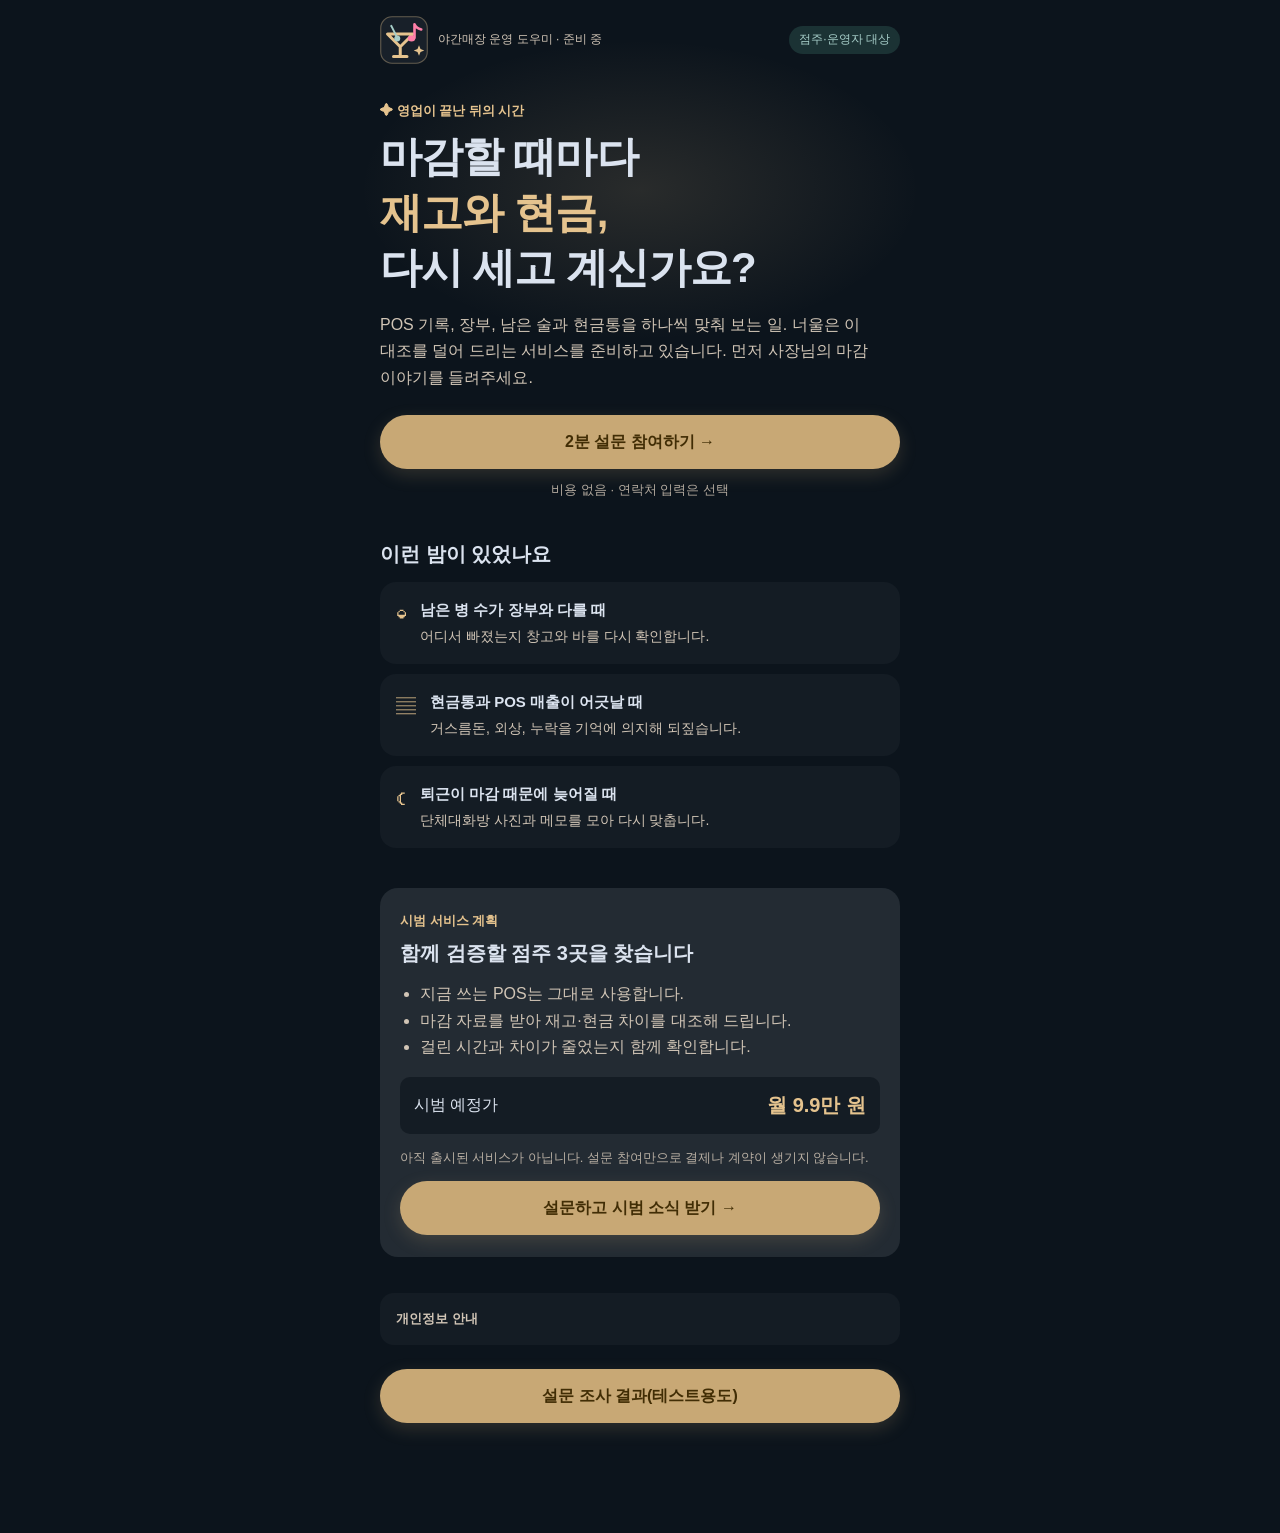
<file: index.html>
<!doctype html>
<html lang="ko">
<head>
  <meta charset="utf-8">
  <meta name="viewport" content="width=device-width, initial-scale=1, viewport-fit=cover">
  <title>너울 | 야간매장 재고·현금 마감 설문</title>
  <meta name="description" content="마감 때마다 재고와 현금을 다시 세는 점주를 위한 2분 설문. 너울이 시범 서비스를 준비합니다.">
  <meta name="theme-color" content="#0c141c">
  <meta property="og:title" content="마감할 때마다 재고와 현금, 다시 세고 계신가요?">
  <meta property="og:description" content="야간매장 점주·운영자를 위한 2분 설문">
  <link rel="icon" href="logo.svg" type="image/svg+xml">
  <link rel="stylesheet" href="styles.css?v=8">
</head>
<body>
  <header class="top">
    <div class="brand">
      <img src="logo.svg" alt="너울 로고" width="48" height="48">
      <span>야간매장 운영 도우미 · 준비 중</span>
    </div>
    <span class="badge">점주·운영자 대상</span>
  </header>

  <main>
    <div id="landing">
      <section class="hero">
        <p class="eyebrow">✦ 영업이 끝난 뒤의 시간</p>
        <h1>마감할 때마다<br><em>재고와 현금,</em><br>다시 세고 계신가요?</h1>
        <p class="lead">POS 기록, 장부, 남은 술과 현금통을 하나씩 맞춰 보는 일. 너울은 이 대조를 덜어 드리는 서비스를 준비하고 있습니다. 먼저 사장님의 마감 이야기를 들려주세요.</p>
        <button type="button" class="cta" data-cta="hero">2분 설문 참여하기 →</button>
        <p class="hint">비용 없음 · 연락처 입력은 선택</p>
      </section>

      <section aria-labelledby="pain-title">
        <h2 id="pain-title">이런 밤이 있었나요</h2>
        <ul class="cards">
          <li><span aria-hidden="true">◒</span><div><h3>남은 병 수가 장부와 다를 때</h3><p>어디서 빠졌는지 창고와 바를 다시 확인합니다.</p></div></li>
          <li><span aria-hidden="true">▤</span><div><h3>현금통과 POS 매출이 어긋날 때</h3><p>거스름돈, 외상, 누락을 기억에 의지해 되짚습니다.</p></div></li>
          <li><span aria-hidden="true">☾</span><div><h3>퇴근이 마감 때문에 늦어질 때</h3><p>단체대화방 사진과 메모를 모아 다시 맞춥니다.</p></div></li>
        </ul>
      </section>

      <section class="pilot" aria-labelledby="pilot-title">
        <p class="eyebrow">시범 서비스 계획</p>
        <h2 id="pilot-title">함께 검증할 점주 3곳을 찾습니다</h2>
        <ul>
          <li>지금 쓰는 POS는 그대로 사용합니다.</li>
          <li>마감 자료를 받아 재고·현금 차이를 대조해 드립니다.</li>
          <li>걸린 시간과 차이가 줄었는지 함께 확인합니다.</li>
        </ul>
        <p class="price">시범 예정가 <strong>월 9.9만 원</strong></p>
        <p class="note">아직 출시된 서비스가 아닙니다. 설문 참여만으로 결제나 계약이 생기지 않습니다.</p>
        <button type="button" class="cta" data-cta="bottom">설문하고 시범 소식 받기 →</button>
      </section>
    </div>

    <section id="survey" hidden aria-labelledby="survey-title">
      <button type="button" class="link" id="back-home">← 소개로 돌아가기</button>
      <h2 id="survey-title" tabindex="-1">마감 업무 설문</h2>
      <p class="step-label" id="step-label" aria-live="polite"></p>
      <div class="progress" aria-hidden="true"><i id="progress-bar"></i></div>

      <form id="survey-form" novalidate>
        <fieldset class="step" data-step="1">
          <legend class="sr-only">매장 정보</legend>

          <div class="q" data-required="role">
            <p class="q-title">1. 매장에서 어떤 역할이신가요?</p>
            <div class="options">
              <label><input type="radio" name="role" value="업주">업주</label>
              <label><input type="radio" name="role" value="운영 책임자">운영 책임자</label>
              <label><input type="radio" name="role" value="직원">직원</label>
              <label><input type="radio" name="role" value="손님·기타">손님·기타</label>
            </div>
          </div>

          <div class="q" data-required="venue">
            <p class="q-title">2. 매장 업종은 무엇인가요?</p>
            <div class="options">
              <label><input type="radio" name="venue" value="클럽">클럽</label>
              <label><input type="radio" name="venue" value="나이트">나이트</label>
              <label><input type="radio" name="venue" value="헌팅포차">헌팅포차</label>
              <label><input type="radio" name="venue" value="모던바">모던바</label>
              <label><input type="radio" name="venue" value="혼술바">혼술바</label>
              <label><input type="radio" name="venue" value="기타">기타</label>
            </div>
          </div>

          <div class="q" data-required="pos">
            <p class="q-title">3. POS를 사용하고 계신가요?</p>
            <div class="options">
              <label><input type="radio" name="pos" value="사용">사용</label>
              <label><input type="radio" name="pos" value="미사용">미사용</label>
            </div>
          </div>

          <div class="q" data-required="adult">
            <label class="check"><input type="checkbox" name="adult" value="확인">만 19세 이상입니다. (필수)</label>
          </div>
        </fieldset>

        <fieldset class="step" data-step="2" hidden>
          <legend class="sr-only">마감 업무</legend>

          <div class="q" data-required="frequency">
            <p class="q-title">4. 최근 4주 동안, 재고나 현금이 맞지 않아 다시 확인한 적이 얼마나 있었나요?</p>
            <div class="options">
              <label><input type="radio" name="frequency" value="거의 없음">거의 없음</label>
              <label><input type="radio" name="frequency" value="월 1~3회">월 1~3회</label>
              <label><input type="radio" name="frequency" value="주 1회">주 1회</label>
              <label><input type="radio" name="frequency" value="주 2~3회">주 2~3회</label>
              <label><input type="radio" name="frequency" value="거의 매일">거의 매일</label>
            </div>
          </div>

          <div class="q" data-required="hours">
            <p class="q-title">5. 마감 확인과 재점검에 일주일에 몇 시간을 쓰시나요?</p>
            <div class="options">
              <label><input type="radio" name="hours" value="1시간 미만">1시간 미만</label>
              <label><input type="radio" name="hours" value="1~2시간">1~2시간</label>
              <label><input type="radio" name="hours" value="2~4시간">2~4시간</label>
              <label><input type="radio" name="hours" value="4~7시간">4~7시간</label>
              <label><input type="radio" name="hours" value="7시간 이상">7시간 이상</label>
            </div>
          </div>
        </fieldset>

        <fieldset class="step" data-step="3" hidden>
          <legend class="sr-only">우선순위와 시범 참여</legend>

          <div class="q" data-required="priority">
            <p class="q-title">6. 가장 먼저 해결하고 싶은 문제는 무엇인가요?</p>
            <div class="options column">
              <label><input type="radio" name="priority" value="운영 확인">재고·현금·근무 기록 확인</label>
              <label><input type="radio" name="priority" value="당일 정보 안내">손님에게 당일 자리·메뉴 정보 알리기</label>
              <label><input type="radio" name="priority" value="섭외·단골·교류">출연 섭외·단골 관리·교류 업무</label>
              <label><input type="radio" name="priority" value="없음">딱히 없음</label>
            </div>
          </div>

          <div class="q" data-required="intent">
            <p class="q-title">7. 마감 대조 시범 서비스가 월 9.9만 원이라면?</p>
            <div class="options column">
              <label><input type="radio" name="intent" value="참여 희망">참여하고 싶어요</label>
              <label><input type="radio" name="intent" value="설명 후 결정">설명을 듣고 정할게요</label>
              <label><input type="radio" name="intent" value="가격 낮으면">가격이 더 낮으면 고려할게요</label>
              <label><input type="radio" name="intent" value="의향 없음">의향이 없어요</label>
            </div>
          </div>

          <div class="q contact">
            <p class="q-title">(선택) 20~30분 인터뷰가 가능하면 연락처를 남겨주세요.</p>
            <label for="nickname">호칭</label>
            <input id="nickname" name="nickname" type="text" maxlength="30" autocomplete="nickname">
            <label for="contact">전화번호 또는 이메일</label>
            <input id="contact" name="contact" type="text" maxlength="80">
            <label class="check"><input type="checkbox" name="consent" value="동의">아래 개인정보 안내를 읽었고, 연락처 수집·이용과 국외 저장에 동의합니다.</label>
            <p class="note">연락처를 남기지 않으면 동의하지 않아도 제출할 수 있습니다.</p>
          </div>

          <!-- 자동 입력 봇을 거르는 숨은 칸 -->
          <input class="trap" type="text" name="website" tabindex="-1" autocomplete="off" aria-hidden="true">
        </fieldset>

        <p class="error" id="form-error" role="alert"></p>
        <div class="nav">
          <button type="button" class="ghost" id="prev">이전</button>
          <button type="button" class="cta" id="next">다음</button>
          <button type="submit" class="cta" id="submit">설문 제출하기</button>
        </div>
      </form>

      <div id="done" hidden>
        <h3 id="done-title" tabindex="-1"></h3>
        <p id="done-copy"></p>
      </div>
    </section>

    <details class="privacy">
      <summary>개인정보 안내</summary>
      <dl>
        <dt>수집·이용 목적</dt><dd>마감 업무 실태 조사, 인터뷰 및 시범 서비스 안내</dd>
        <dt>수집 항목</dt><dd>선택: 호칭, 전화번호 또는 이메일. 설문 답변과 방문 기록(임의 식별값, 유입 경로, 클릭 시각)은 이름 없이 저장합니다. 선택형 답변(합계와 응답별 내용, 제출 시각, 유입 경로)과 방문·클릭 기록은 설문 제출 여부와 상관없이 누구나 이 페이지에서 볼 수 있습니다(호칭, 연락처, 임의 식별값은 제외).</dd>
        <dt>보유 기간</dt><dd>2027년 3월 20일까지 보관 후 파기. 삭제를 요청하면 지체 없이 파기합니다.</dd>
        <dt>동의 거부</dt><dd>연락처 수집에 동의하지 않아도 설문에 참여할 수 있습니다.</dd>
        <dt>국외 저장</dt><dd>Google LLC(미국 등)의 Google 스프레드시트에 인터넷을 통해 전송·저장합니다. 원하지 않으면 연락처를 입력하지 마세요.</dd>
        <dt>운영자·문의</dt><dd>박슬기 · <a href="mailto:lukebayesian@gmail.com">lukebayesian@gmail.com</a></dd>
      </dl>
    </details>
  </main>

  <footer>
    <button type="button" class="cta results-toggle" id="results-toggle" aria-haspopup="dialog">설문 조사 결과(테스트용도)</button>
  </footer>

  <!-- closedby="none": 배경 클릭이나 Esc 로 닫히지 않고 닫기 버튼으로만 닫는다. -->
  <dialog id="results-dialog" aria-labelledby="results-title" closedby="none">
    <div class="dialog-head">
      <h2 id="results-title">설문 조사 결과(테스트용도)</h2>
      <button type="button" class="link" data-close>닫기 ✕</button>
    </div>
    <div class="dialog-body" id="results" aria-live="polite"></div>
    <button type="button" class="dialog-float" data-close>✕ 닫기</button>
    <button type="button" class="dialog-resize" id="results-resize" aria-label="팝업 크기 조절 (끌거나 방향키 사용)" title="끌어서 크기 조절"></button>
  </dialog>

  <div class="sticky" id="sticky">
    <button type="button" class="cta" data-cta="sticky">2분 설문 참여하기</button>
  </div>

  <script src="config.js?v=8"></script>
  <script src="app.js?v=8"></script>
</body>
</html>
</file>
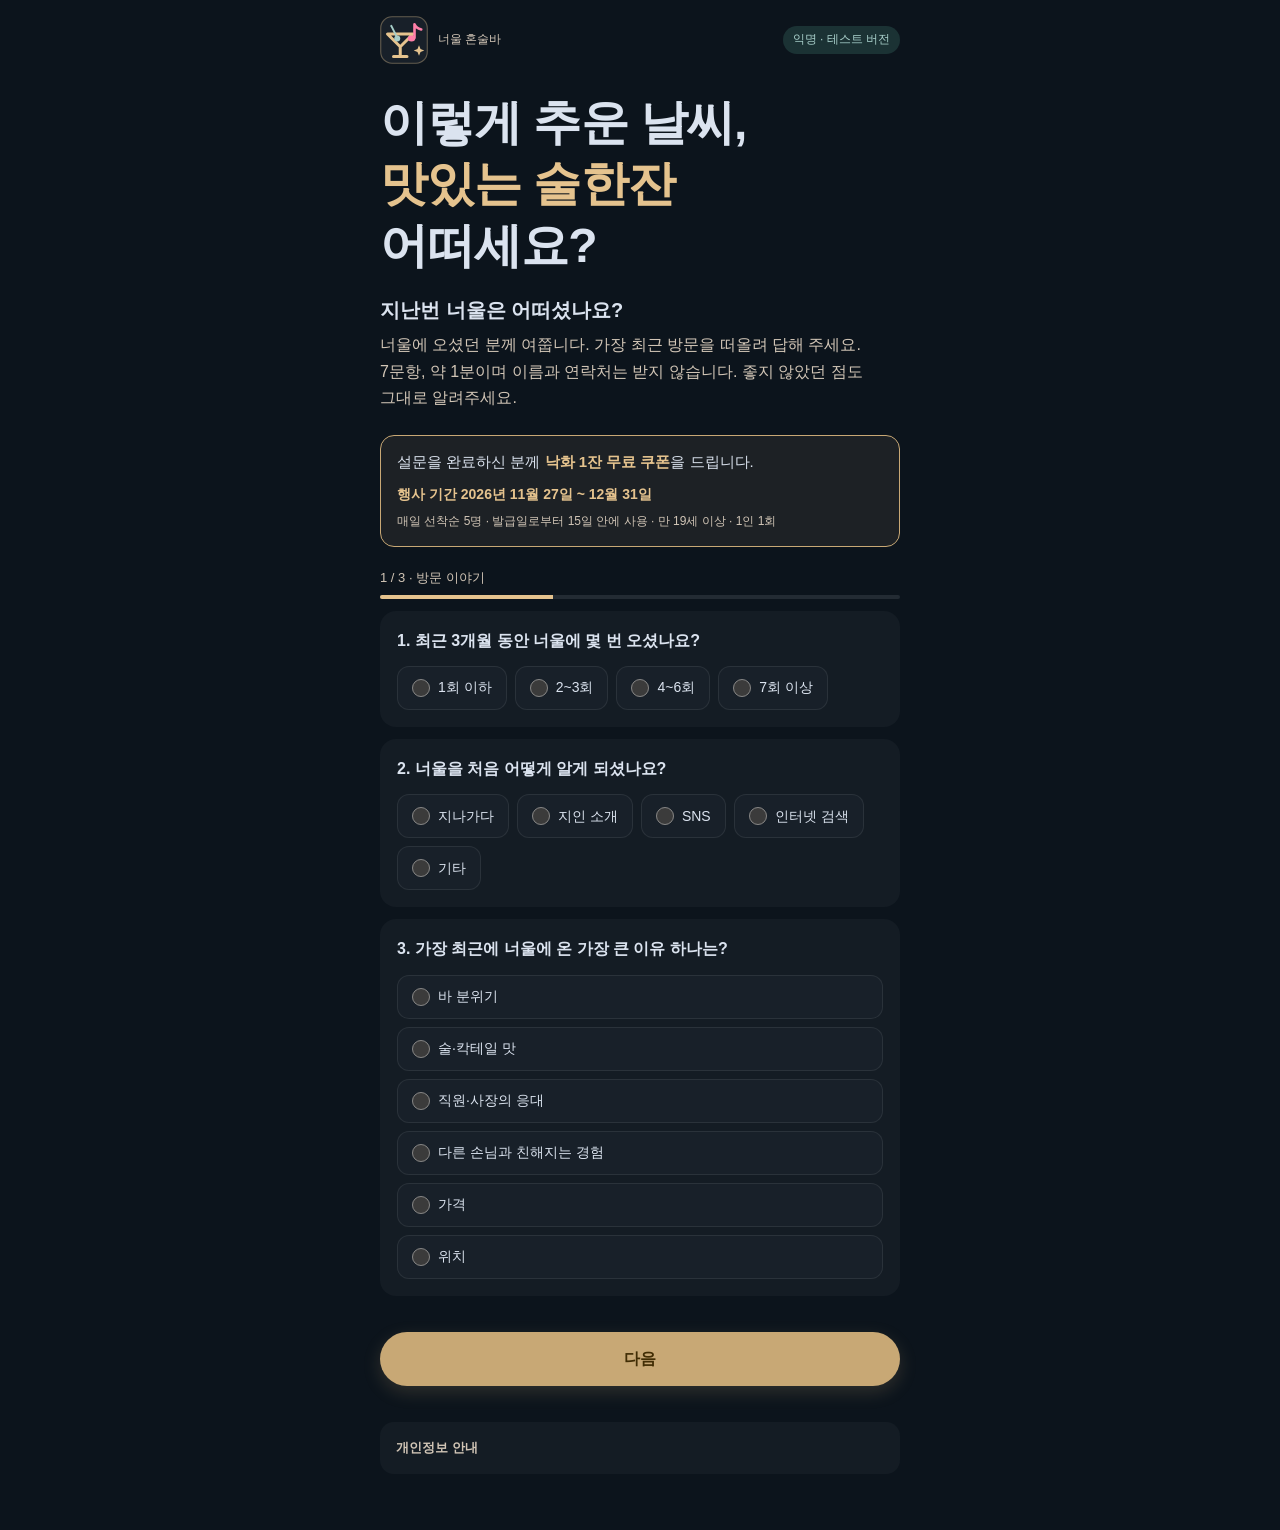
<file: customer/index.html>
<!doctype html>
<html lang="ko">
<head>
  <meta charset="utf-8">
  <meta name="viewport" content="width=device-width, initial-scale=1, viewport-fit=cover">
  <title>너울 | 지난 방문은 어떠셨나요</title>
  <meta name="description" content="너울 혼술바 손님 설문. 이름과 연락처 없이 1분이면 됩니다.">
  <meta name="robots" content="noindex">
  <meta name="theme-color" content="#0c141c">
  <link rel="icon" href="../logo.svg" type="image/svg+xml">
  <link rel="stylesheet" href="../styles.css?v=8">
  <link rel="stylesheet" href="customer.css?v=5">
</head>
<body>
  <header class="top">
    <div class="brand">
      <img src="../logo.svg" alt="너울 로고" width="48" height="48">
      <span>너울 혼술바</span>
    </div>
    <span class="badge">익명 · 테스트 버전</span>
  </header>

  <main>
    <section class="intro">
      <h1 class="headline">이렇게 추운 날씨,<br><em>맛있는 술한잔</em><br>어떠세요?</h1>
      <h2>지난번 너울은 어떠셨나요?</h2>
      <p class="lead">너울에 오셨던 분께 여쭙니다. 가장 최근 방문을 떠올려 답해 주세요. 7문항, 약 1분이며 이름과 연락처는 받지 않습니다. 좋지 않았던 점도 그대로 알려주세요.</p>
      <div class="gift" id="gift">
        <p>설문을 완료하신 분께 <strong>낙화 1잔 무료 쿠폰</strong>을 드립니다.</p>
        <p class="gift-period">행사 기간 2026년 11월 27일 ~ 12월 31일</p>
        <p class="gift-terms">매일 선착순 5명 · 발급일로부터 15일 안에 사용 · 만 19세 이상 · 1인 1회</p>
      </div>
      <button type="button" class="ghost saved-coupon" id="show-coupon" hidden>받은 쿠폰 다시 보기</button>
    </section>

    <p class="step-label" id="step-label" aria-live="polite" tabindex="-1"></p>
    <div class="progress" aria-hidden="true"><i id="progress-bar"></i></div>

    <form id="survey-form" novalidate>
      <fieldset class="step" data-name="방문 이야기">
        <legend class="sr-only">방문 이야기</legend>
        <div class="q" data-required="visits">
          <p class="q-title">1. 최근 3개월 동안 너울에 몇 번 오셨나요?</p>
          <div class="options">
            <label><input type="radio" name="visits" value="처음">1회 이하</label>
            <label><input type="radio" name="visits" value="2~3회">2~3회</label>
            <label><input type="radio" name="visits" value="4~6회">4~6회</label>
            <label><input type="radio" name="visits" value="7회 이상">7회 이상</label>
          </div>
        </div>

        <div class="q" data-required="channel">
          <p class="q-title">2. 너울을 처음 어떻게 알게 되셨나요?</p>
          <div class="options">
            <label><input type="radio" name="channel" value="지나가다">지나가다</label>
            <label><input type="radio" name="channel" value="지인 소개">지인 소개</label>
            <label><input type="radio" name="channel" value="SNS">SNS</label>
            <label><input type="radio" name="channel" value="인터넷 검색">인터넷 검색</label>
            <label><input type="radio" name="channel" value="기타">기타</label>
          </div>
        </div>

        <div class="q" data-required="reason">
          <p class="q-title">3. 가장 최근에 너울에 온 가장 큰 이유 하나는?</p>
          <div class="options column">
            <label><input type="radio" name="reason" value="바 분위기">바 분위기</label>
            <label><input type="radio" name="reason" value="술·칵테일 맛">술·칵테일 맛</label>
            <label><input type="radio" name="reason" value="직원·사장 응대">직원·사장의 응대</label>
            <label><input type="radio" name="reason" value="손님끼리 교류">다른 손님과 친해지는 경험</label>
            <label><input type="radio" name="reason" value="가격">가격</label>
            <label><input type="radio" name="reason" value="위치">위치</label>
          </div>
        </div>

      </fieldset>

      <fieldset class="step" data-name="술과 분위기" hidden>
        <legend class="sr-only">술과 분위기</legend>
        <div class="q" data-required="cocktail">
          <p class="q-title">4. 가장 최근에 드신 칵테일은 어땠나요?</p>
          <div class="options">
            <label><input type="radio" name="cocktail" value="5">5 아주 좋음</label>
            <label><input type="radio" name="cocktail" value="4">4 좋음</label>
            <label><input type="radio" name="cocktail" value="3">3 보통</label>
            <label><input type="radio" name="cocktail" value="2">2 별로</label>
            <label><input type="radio" name="cocktail" value="1">1 나쁨</label>
            <label><input type="radio" name="cocktail" value="안 마심">안 마셨어요</label>
          </div>
        </div>

        <div class="q" data-required="mood">
          <p class="q-title">5. 가장 최근 방문 때 바 분위기(조명·음악·좌석)는 어땠나요?</p>
          <div class="options">
            <label><input type="radio" name="mood" value="5">5 아주 좋음</label>
            <label><input type="radio" name="mood" value="4">4 좋음</label>
            <label><input type="radio" name="mood" value="3">3 보통</label>
            <label><input type="radio" name="mood" value="2">2 별로</label>
            <label><input type="radio" name="mood" value="1">1 나쁨</label>
          </div>
        </div>

      </fieldset>

      <fieldset class="step" data-name="다음 방문" hidden>
        <legend class="sr-only">다음 방문</legend>
        <div class="q" data-required="revisit">
          <p class="q-title">6. 한 달 안에 다시 오실 것 같나요?</p>
          <div class="options column">
            <label><input type="radio" name="revisit" value="꼭 올게요">꼭 올게요</label>
            <label><input type="radio" name="revisit" value="아마 올 것">아마 올 것 같아요</label>
            <label><input type="radio" name="revisit" value="모르겠음">잘 모르겠어요</label>
            <label><input type="radio" name="revisit" value="안 올 것">안 올 것 같아요</label>
          </div>
        </div>

        <div class="q" data-required="improve">
          <p class="q-title">7. 더 자주 오려면 무엇이 바뀌면 좋을까요?</p>
          <div class="options column">
            <label><input type="radio" name="improve" value="메뉴">술·칵테일 메뉴</label>
            <label><input type="radio" name="improve" value="가격">가격</label>
            <label><input type="radio" name="improve" value="분위기">분위기(음악·조명·좌석)</label>
            <label><input type="radio" name="improve" value="단골 혜택">이벤트·단골 혜택</label>
            <label><input type="radio" name="improve" value="응대">직원·사장의 응대</label>
            <label><input type="radio" name="improve" value="없음">지금도 좋아요</label>
          </div>
          <label class="comment" for="comment">하고 싶은 말 (선택)</label>
          <textarea id="comment" name="comment" rows="3" maxlength="300" placeholder="이름이나 전화번호는 적지 마세요."></textarea>
        </div>

        <div class="q" data-required="adult">
          <label class="check"><input type="checkbox" name="adult" value="확인">만 19세 이상입니다. (필수)</label>
        </div>

      </fieldset>

      <input class="trap" type="text" name="website" tabindex="-1" autocomplete="off" aria-hidden="true">
      <p class="error" id="form-error" role="alert"></p>
      <div class="nav">
        <button type="button" class="ghost" id="prev">이전</button>
        <button type="button" class="cta" id="next">다음</button>
        <button type="submit" class="cta" id="submit">익명으로 보내기</button>
      </div>
    </form>

    <div class="done" id="done" hidden>
      <h2 id="done-title" tabindex="-1"></h2>
      <p id="done-copy"></p>
      <div class="coupon" id="coupon" hidden>
        <p>아래 쿠폰을 직원에게 보여 주세요.</p>
        <p class="coupon-name">낙화 1잔 무료</p>
        <p class="coupon-code" id="coupon-code"></p>
        <p id="coupon-expires"></p>
        <p class="gift-terms">화면을 캡처해 두세요. 매장에서 신분증으로 만 19세 이상을 확인하며, 한 번만 사용할 수 있습니다.</p>
      </div>
      <p class="coupon-none" id="coupon-none" hidden></p>
    </div>

    <details class="privacy">
      <summary>개인정보 안내</summary>
      <dl>
        <dt>수집하지 않는 것</dt><dd>이름, 연락처, 방문·클릭 기록</dd>
        <dt>저장하는 것</dt><dd>선택한 답변, 직접 쓴 글(선택), 제출 날짜. 쿠폰 번호·발급일·만료일·사용 여부는 답변과 다른 탭에 저장합니다. 받은 쿠폰은 다시 볼 수 있도록 이 휴대폰의 브라우저에도 저장합니다.</dd>
        <dt>이용 목적과 공개</dt><dd>매장 개선을 위해 사장만 합계를 확인합니다. 다른 손님에게 공개하지 않습니다.</dd>
        <dt>저장 위치와 기간</dt><dd>Google LLC(국외)의 Google 스프레드시트에 저장하며 2027년 3월 20일까지 보관 후 파기합니다.</dd>
        <dt>운영자·문의</dt><dd>박슬기 · <a href="mailto:lukebayesian@gmail.com">lukebayesian@gmail.com</a></dd>
      </dl>
    </details>
  </main>

  <footer></footer>

  <script src="config.js?v=1"></script>
  <script src="survey.js?v=5"></script>
</body>
</html>
</file>
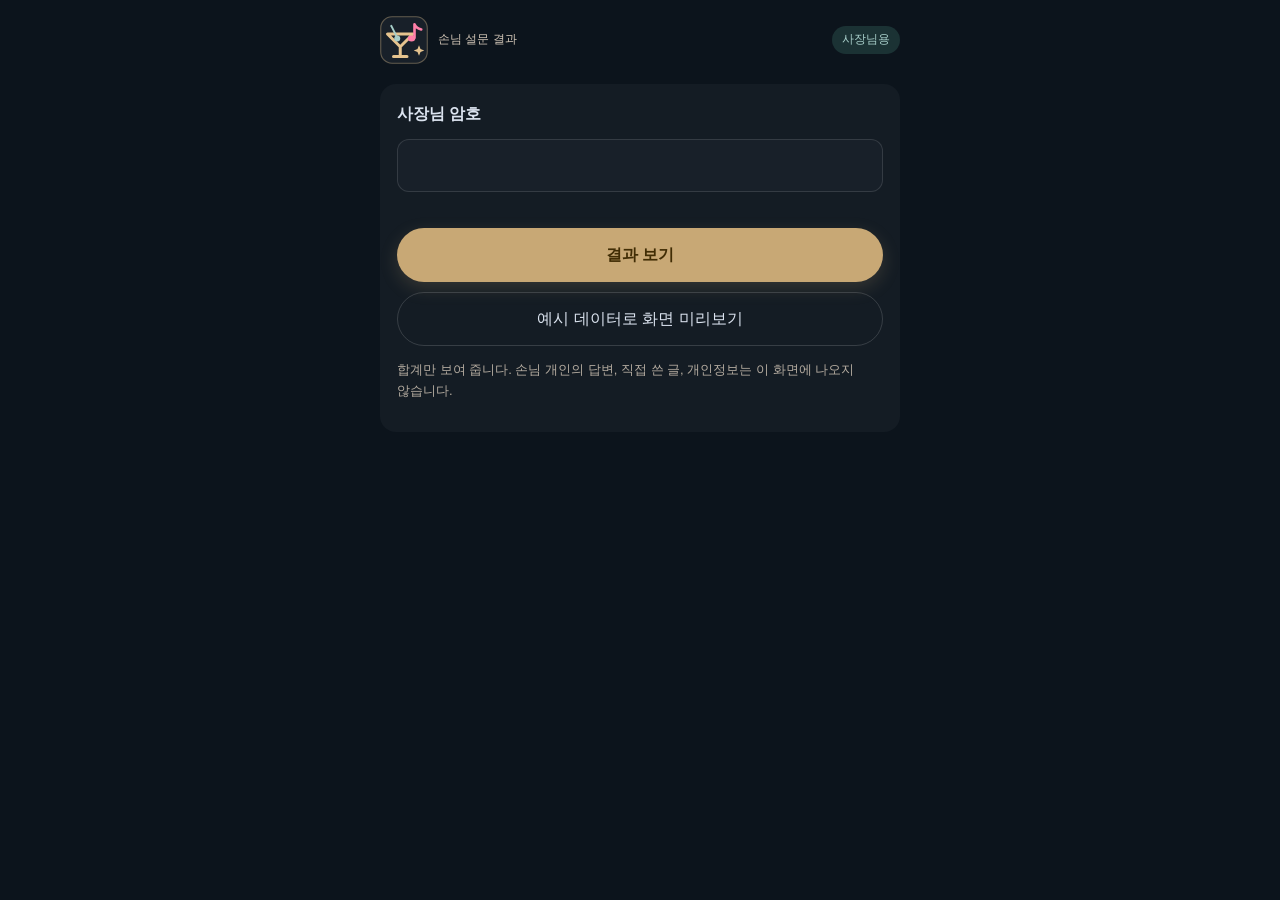
<file: customer/owner.html>
<!doctype html>
<html lang="ko">
<head>
  <meta charset="utf-8">
  <meta name="viewport" content="width=device-width, initial-scale=1, viewport-fit=cover">
  <title>너울 | 사장님용 손님 설문 결과</title>
  <meta name="robots" content="noindex">
  <meta name="theme-color" content="#0c141c">
  <link rel="icon" href="../logo.svg" type="image/svg+xml">
  <link rel="stylesheet" href="../styles.css?v=8">
  <link rel="stylesheet" href="customer.css?v=3">
</head>
<body>
  <header class="top">
    <div class="brand">
      <img src="../logo.svg" alt="너울 로고" width="48" height="48">
      <span>손님 설문 결과</span>
    </div>
    <span class="badge">사장님용</span>
  </header>

  <main>
    <form class="q" id="key-form">
      <label class="q-title" for="key">사장님 암호</label>
      <input id="key" name="key" type="password" autocomplete="current-password">
      <p class="error" id="key-error" role="alert"></p>
      <button type="submit" class="cta" id="load">결과 보기</button>
      <button type="button" class="ghost demo" id="demo">예시 데이터로 화면 미리보기</button>
      <p class="note">합계만 보여 줍니다. 손님 개인의 답변, 직접 쓴 글, 개인정보는 이 화면에 나오지 않습니다.</p>
    </form>

    <div id="dashboard" aria-live="polite"></div>
  </main>

  <footer></footer>

  <script src="config.js?v=1"></script>
  <script src="owner.js?v=2"></script>
</body>
</html>
</file>
<file: styles.css>
/* 색상은 앱의 src/screens/home/home-theme.ts 와 맞춘다. */
:root {
  --background: #0c141c;
  --low: #141c24;
  --raised: #182029;
  --high: #232b33;
  --text: #dbe3ef;
  --muted: #d1c5b6;
  --primary: #e5c38e;
  --primary-deep: #c8a875;
  --on-primary: #412d05;
  --secondary: #a7cec9;
  --error: #ffb4a9;
  color-scheme: dark;
}

* { box-sizing: border-box; }
[hidden] { display: none !important; }

body {
  margin: 0;
  background: var(--background);
  color: var(--text);
  font-family: -apple-system, BlinkMacSystemFont, "Apple SD Gothic Neo", "Noto Sans KR", "Malgun Gothic", sans-serif;
  font-size: 16px;
  line-height: 1.65;
  word-break: keep-all;
  overflow-wrap: anywhere;
}

.top, main, footer { width: 100%; max-width: 560px; margin: 0 auto; padding-left: 20px; padding-right: 20px; }

.top { display: flex; align-items: center; justify-content: space-between; gap: 12px; padding-top: 16px; padding-bottom: 8px; }
.brand { display: flex; align-items: center; gap: 10px; }
.brand img { display: block; flex: none; }
.brand span { color: var(--muted); font-size: 12px; }
.badge { color: var(--secondary); background: #284d4a88; border-radius: 20px; padding: 4px 10px; font-size: 12px; white-space: nowrap; }

section { margin-top: 40px; }
h1 { font-size: clamp(30px, 8.4vw, 42px); line-height: 1.32; margin: 8px 0 16px; letter-spacing: -0.02em; }
h1 em { font-style: normal; color: var(--primary); }
h2 { font-size: 20px; margin: 0 0 14px; line-height: 1.4; }
h3 { font-size: 15px; margin: 0 0 2px; }
.eyebrow { color: var(--primary); font-size: 13px; font-weight: 600; margin: 0 0 8px; }
.lead { color: var(--muted); margin: 0 0 24px; }
.hint, .note { color: var(--muted); font-size: 13px; opacity: 0.85; }
.hint { text-align: center; margin: 10px 0 0; }

.hero { margin-top: 28px; position: relative; isolation: isolate; }
.hero::before {
  content: ""; position: absolute; z-index: -1; inset: -60px -20px auto; height: 300px;
  background: radial-gradient(closest-side, #e5c38e22, transparent);
}

button { font: inherit; cursor: pointer; }
.cta {
  width: 100%; min-height: 54px; border: 0; border-radius: 30px; padding: 12px 20px;
  background: var(--primary-deep); color: var(--on-primary); font-weight: 700;
  box-shadow: 0 6px 18px #c8a87530;
}
.cta:hover { background: var(--primary); }
.cta:disabled { opacity: 0.6; cursor: wait; }
.ghost { flex: none; white-space: nowrap; min-height: 54px;padding: 0 22px; border-radius: 30px; border: 1px solid #ffffff26; background: transparent; color: var(--text); }
.link { background: none; border: 0; color: var(--muted); padding: 8px 0; min-height: 44px; font-size: 14px; }
:focus-visible { outline: 2px solid var(--secondary); outline-offset: 2px; }

.cards { list-style: none; margin: 0; padding: 0; display: grid; gap: 10px; }
.cards li { display: flex; gap: 14px; background: var(--low); border-radius: 16px; padding: 16px; }
.cards span { color: var(--primary); font-size: 20px; }
.cards p { margin: 0; color: var(--muted); font-size: 14px; }

.pilot { background: var(--high); border-radius: 18px; padding: 22px 20px; }
.pilot ul { padding-left: 20px; margin: 0 0 16px; color: var(--muted); }
.price { background: var(--low); border-radius: 10px; padding: 12px 14px; display: flex; justify-content: space-between; align-items: center; margin: 0; }
.price strong { color: var(--primary); font-size: 20px; }

#survey { margin-top: 12px; }
#survey h2:focus, #done h3:focus { outline: none; }
.step-label { color: var(--muted); font-size: 13px; margin: 0 0 6px; }
.progress { height: 4px; background: var(--high); border-radius: 4px; overflow: hidden; }
.progress i { display: block; height: 100%; width: 0; background: var(--primary); transition: width 0.25s; }

fieldset { border: 0; margin: 0; padding: 0; min-width: 0; }
.q { background: var(--low); border: 1px solid transparent; border-radius: 16px; padding: 16px; margin-top: 12px; }
.q.invalid { border-color: var(--error); }
.q-title { display: block; margin: 0 0 12px; font-weight: 600; }
.options { display: flex; flex-wrap: wrap; gap: 8px; }
.options.column { flex-direction: column; }
.options label {
  display: flex; align-items: center; gap: 8px; min-height: 44px; padding: 8px 14px;
  border-radius: 12px; background: var(--raised); border: 1px solid #ffffff14; font-size: 14px; cursor: pointer;
}
.options label:has(input:checked) { border-color: var(--primary); color: var(--primary); background: #e5c38e14; }
input[type="radio"], input[type="checkbox"] { accent-color: var(--primary); width: 18px; height: 18px; flex: none; margin: 0; }
.check { display: flex; align-items: flex-start; gap: 10px; font-size: 14px; min-height: 32px; }
.check input { margin-top: 3px; }

textarea, input[type="text"] {
  width: 100%; background: var(--raised); color: var(--text); border: 1px solid #ffffff1f;
  border-radius: 12px; padding: 12px; font: inherit;
}
.contact > label[for] { display: block; font-size: 13px; color: var(--muted); margin: 8px 0 4px; }
.contact .check { margin-top: 14px; }
.trap { position: absolute; left: -9999px; }
.sr-only { position: absolute; width: 1px; height: 1px; overflow: hidden; clip: rect(0 0 0 0); }

.error { color: var(--error); font-size: 14px; min-height: 22px; margin: 10px 0 4px; }
.nav { display: flex; gap: 10px; }
#done { background: var(--high); border-radius: 18px; padding: 28px 20px; margin-top: 20px; text-align: center; }
#done h3 { color: var(--primary); font-size: 19px; margin-bottom: 8px; }

.privacy { margin-top: 36px; background: var(--low); border-radius: 14px; padding: 4px 16px; font-size: 13px; color: var(--muted); }
.privacy summary { cursor: pointer; min-height: 44px; display: flex; align-items: center; font-weight: 600; }
.privacy dt { color: var(--text); margin-top: 8px; font-weight: 600; }
.privacy dd { margin: 0; }
.privacy a { color: var(--primary); }

footer { padding-top: 24px; padding-bottom: 110px; }
.results-toggle { display: block; }
dialog {
  width: min(560px, calc(100% - 24px)); max-width: calc(100vw - 16px); max-height: 85vh; padding: 0; overflow: hidden;
  border: 1px solid #ffffff1f; border-radius: 18px; background: var(--low); color: var(--text);
}
dialog[open] { display: flex; flex-direction: column; }
dialog::backdrop { background: #000000b3; }
.dialog-head { display: flex; align-items: center; justify-content: space-between; gap: 8px; padding: 8px 16px; border-bottom: 1px solid #ffffff14; }
.dialog-head h2 { margin: 0; font-size: 16px; }
.dialog-head .link { flex: none; }
.dialog-body { flex: 1; min-height: 0; overflow-y: auto; overscroll-behavior: contain; padding: 12px 16px 84px; font-size: 14px; }
/* 내용을 어디까지 내려도 같은 자리에 떠 있는 닫기 버튼 */
.dialog-float {
  position: absolute; left: 50%; bottom: 14px; transform: translateX(-50%);
  min-height: 46px; padding: 0 28px; border: 0; border-radius: 30px; white-space: nowrap;
  background: var(--primary-deep); color: var(--on-primary); font-weight: 700; box-shadow: 0 6px 18px #00000080;
}
.dialog-float:hover { background: var(--primary); }
.dialog-resize {
  position: absolute; right: 0; bottom: 0; width: 36px; height: 36px; padding: 0; border: 0;
  background: linear-gradient(135deg, transparent 52%, var(--muted) 52% 58%, transparent 58% 68%, var(--muted) 68% 74%, transparent 74% 84%, var(--muted) 84% 90%, transparent 90%);
  cursor: nwse-resize; touch-action: none;
}
.dialog-body p { margin: 0 0 12px; color: var(--muted); }
.dialog-body table { width: 100%; border-collapse: collapse; }
.dialog-body th, .dialog-body td { padding: 7px 8px; border: 1px solid #ffffff1f; text-align: right; }
.dialog-body th:first-child, .dialog-body td:first-child { text-align: left; }
.dialog-body td:not(:first-child) { white-space: nowrap; }
.dialog-body thead th { background: var(--high); white-space: nowrap; }
.dialog-body h3 { margin: 18px 0 8px; font-size: 15px; }
.table-scroll { overflow-x: auto; }
.loading { padding: 28px 4px; text-align: center; }
.loading-bar { height: 8px; overflow: hidden; border-radius: 8px; background: var(--high); }
.loading-bar i { display: block; width: 0; height: 100%; border-radius: 8px; background: var(--primary); transition: width 0.2s linear; }
.loading strong { display: block; margin-bottom: 10px; color: var(--primary); font-size: 32px; font-variant-numeric: tabular-nums; }
.dialog-body .records th, .dialog-body .records td { text-align: left; white-space: nowrap; font-size: 12px; }
.dialog-body summary { cursor: pointer; min-height: 44px; display: flex; align-items: center; margin-top: 12px; font-weight: 600; }
.dialog-body th.question { background: var(--raised); color: var(--primary); text-align: left; }

.sticky {
  position: fixed; left: 0; right: 0; bottom: 0; padding: 10px 20px calc(10px + env(safe-area-inset-bottom));
  background: #141c24ee; border-top: 1px solid #ffffff14; transform: translateY(100%); visibility: hidden;
  transition: transform 0.2s, visibility 0.2s;
}
.sticky.show { transform: none; visibility: visible; }
.sticky .cta { display: block; max-width: 520px; margin: 0 auto; }

@media (prefers-reduced-motion: reduce) { * { transition: none !important; } }
</file>
<file: customer/customer.css>
/* 공통 색과 문항 모양은 ../styles.css 를 쓰고, 여기에는 손님 설문에만 필요한 것을 둔다.
   그래프 두 색(#b98a45, #3b87d6)은 어두운 배경에서 색각 이상 구분 검사를 통과한 조합이다. */
.intro { margin-top: 20px; }
.headline { font-size: clamp(31px, 9.6vw, 48px); line-height: 1.28; margin: 0 0 20px; }
.gift { margin-top: 4px; padding: 14px 16px; border: 1px solid var(--primary-deep); border-radius: 14px; background: #e5c38e14; }
.gift p { margin: 0; font-size: 15px; }
.gift strong { color: var(--primary); }
.gift .gift-period { margin-top: 8px; color: var(--primary); font-size: 14px; font-weight: 700; }
.gift .gift-terms, .gift-terms { margin-top: 6px; color: var(--muted); font-size: 12px; }
.saved-coupon { display: block; width: 100%; margin-top: 10px; }
.coupon { margin-top: 18px; padding: 18px 14px; border: 2px dashed var(--primary); border-radius: 16px; background: var(--low); }
.coupon p { margin: 4px 0; }
.coupon-name { font-size: 20px; font-weight: 700; color: var(--primary); }
.coupon-code { font-family: ui-monospace, Consolas, monospace; font-size: 34px; font-weight: 700; letter-spacing: 0.06em; user-select: all; }
.coupon-none { margin-top: 14px; color: var(--muted); }
.intro h2 { margin-bottom: 8px; }
.step-label { margin: 20px 0 6px; }
.step-label:focus { outline: none; }
.nav { margin-top: 4px; }
footer { padding-bottom: 32px; }
.comment { display: block; margin: 14px 0 6px; color: var(--muted); font-size: 13px; }
input[type="password"] {
  width: 100%; background: var(--raised); color: var(--text); border: 1px solid #ffffff1f;
  border-radius: 12px; padding: 12px; font: inherit;
}
.done { margin-top: 28px; padding: 28px 20px; border-radius: 18px; background: var(--high); text-align: center; }
.done h2 { color: var(--primary); }
.done h2:focus { outline: none; }
.demo { display: block; width: 100%; margin-top: 10px; }
.demo-banner, .warning { margin: 16px 0 0; padding: 10px 14px; border-radius: 12px; font-size: 14px; }
.demo-banner { background: var(--primary); color: var(--on-primary); font-weight: 700; text-align: center; }
.warning { border: 1px solid var(--primary-deep); color: var(--primary); }
.tiles { display: grid; grid-template-columns: repeat(2, 1fr); gap: 10px; margin-top: 16px; }
.tile { background: var(--low); border-radius: 16px; padding: 14px; }
.tile:first-child { grid-column: 1 / -1; }
.tile span { display: block; color: var(--muted); font-size: 12px; }
.tile strong { display: block; font-size: 28px; line-height: 1.3; color: var(--text); }
.card { margin-top: 14px; background: var(--low); border-radius: 16px; padding: 16px; }
.card h2 { font-size: 16px; margin-bottom: 8px; }
.bar-label { margin: 10px 0 2px; font-size: 13px; }
.bar-row { display: flex; align-items: center; gap: 10px; margin-bottom: 2px; }
.bar-track { flex: 1; height: 10px; background: var(--high); border-radius: 0 4px 4px 0; }
.bar-track i { display: block; height: 100%; background: #b98a45; border-radius: 0 4px 4px 0; }
.bar-track i.series-b { background: #3b87d6; }
.bar-value { min-width: 84px; text-align: right; color: var(--muted); font-size: 12px; font-variant-numeric: tabular-nums; }
.legend { display: flex; flex-wrap: wrap; gap: 14px; color: var(--muted); font-size: 12px; }
.legend span::before { content: ""; display: inline-block; width: 10px; height: 10px; margin-right: 6px; border-radius: 3px; background: #b98a45; }
.legend .key-b::before { background: #3b87d6; }
.checks { list-style: none; margin: 0; padding: 0; }
.checks li { display: flex; justify-content: space-between; gap: 10px; padding: 8px 0; border-bottom: 1px solid #ffffff14; font-size: 14px; }
.checks strong { white-space: nowrap; color: var(--secondary); }
.checks li.over strong { color: var(--error); }
</file>
